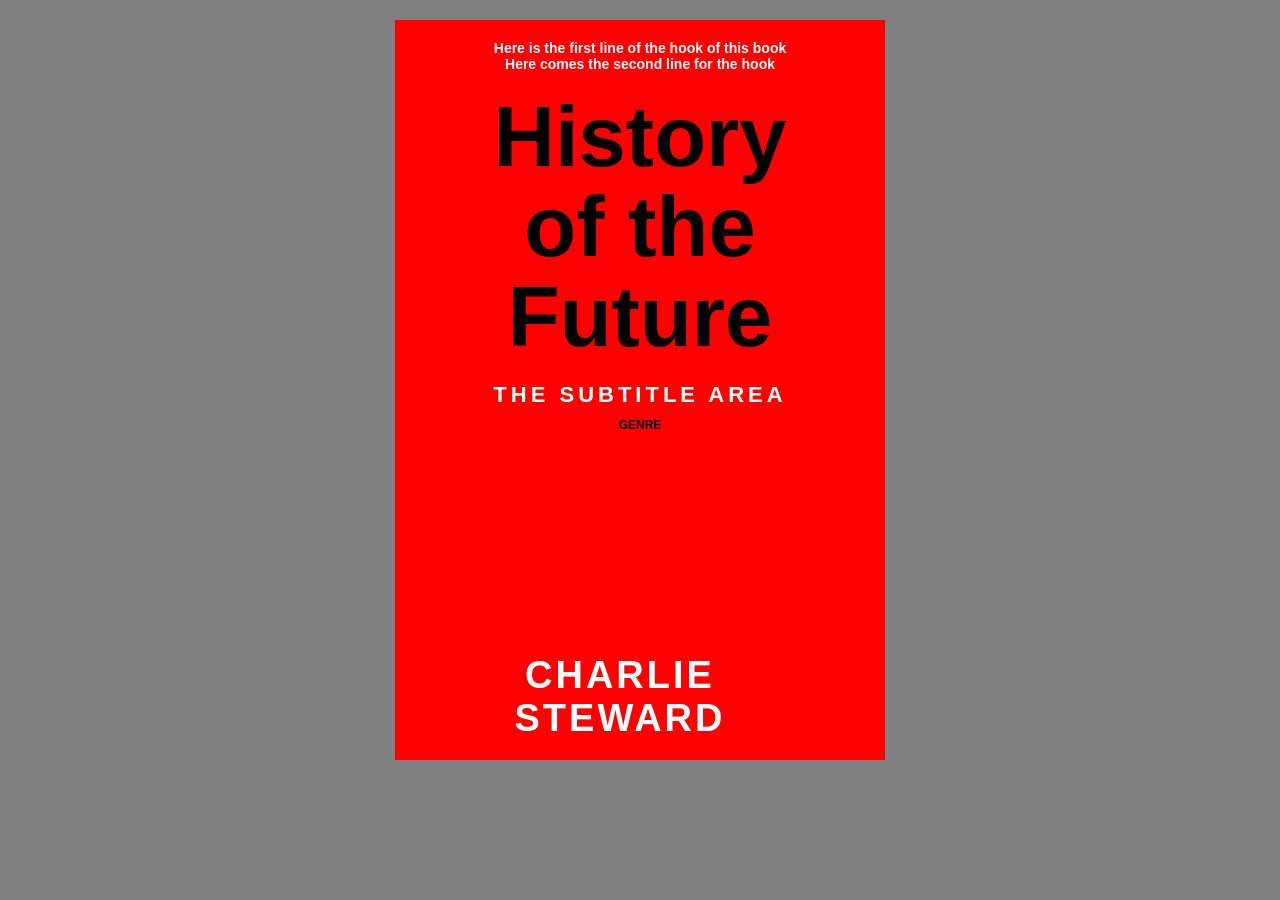
<file: src/main/resources/1/index.html>
<!DOCTYPE html>
<html lang="en">
<head>
    <meta charset="UTF-8">
    <title>Book Cover</title>
    <link rel="stylesheet" href="style.css">
</head>
<body>

<div class="book">
    <div class="small-text">
        Here is the first line of the hook of this book <br>
        Here comes the second line for the hook
    </div>

    <div class="title">
        History <br>
        of the <br>
        Future
    </div>

    <div class="subtitle">THE SUBTITLE AREA</div>
    <div class="genre">GENRE</div>
    <div class="author">CHARLIE STEWARD</div>
</div>

</body>
</html>
</file>
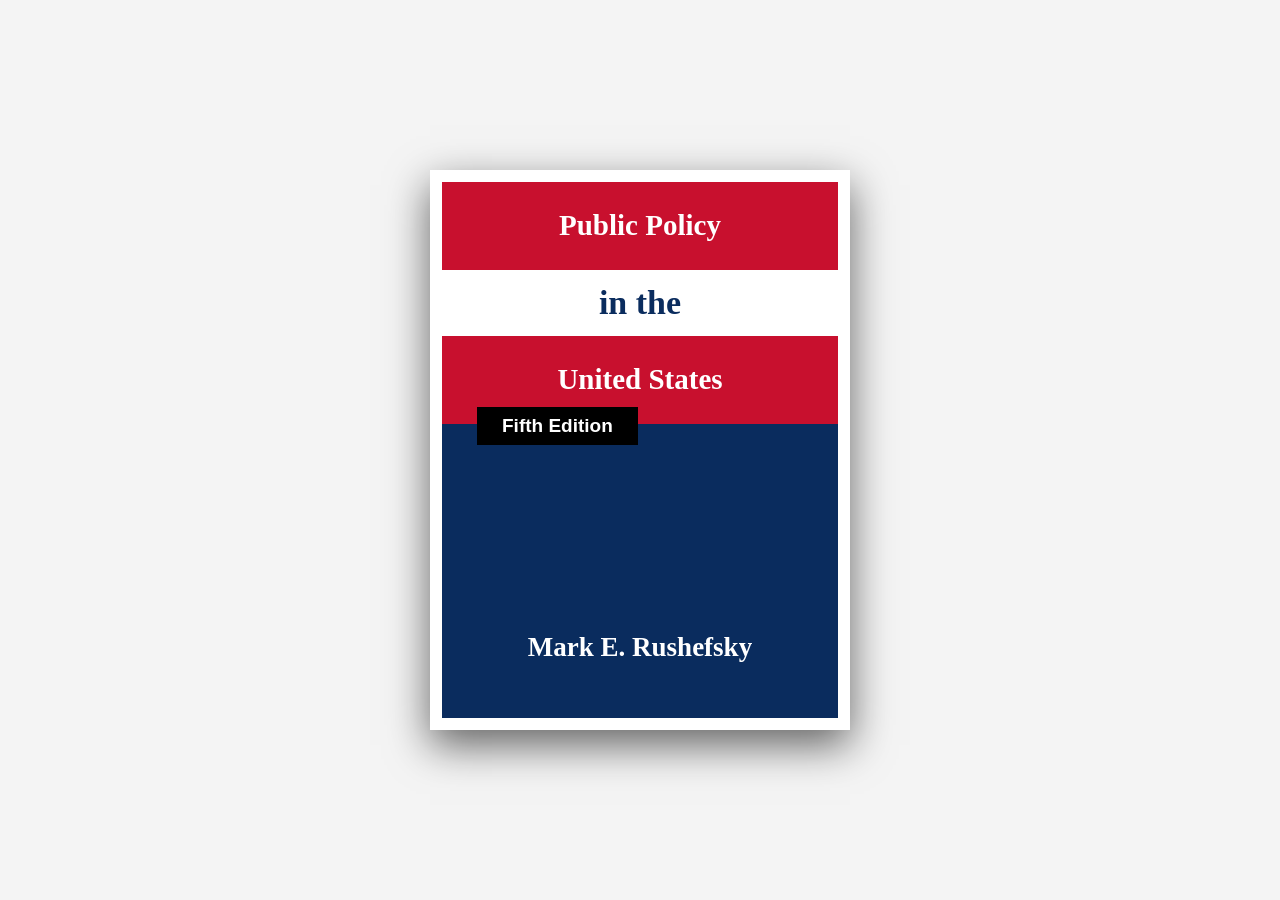
<file: src/main/resources/2/index2.html>
<!DOCTYPE html>
<html lang="ru">
<head>
    <meta charset="UTF-8">
    <meta name="viewport" content="width=device-width, initial-scale=1.0">
    <title>Public Policy in the United States</title>
    <link rel="stylesheet" href="style2.css">
</head>
<body>

<div class="book-cover">
    <div class="red-banner">
        Public Policy
    </div>

    <div class="white-strip">
        in the
    </div>

    <div class="red-banner">
        United States
    </div>

    <div class="edition">
        Fifth Edition
    </div>

    <div class="author">
        Mark E. Rushefsky
    </div>
</div>

</body>
</html>
</file>
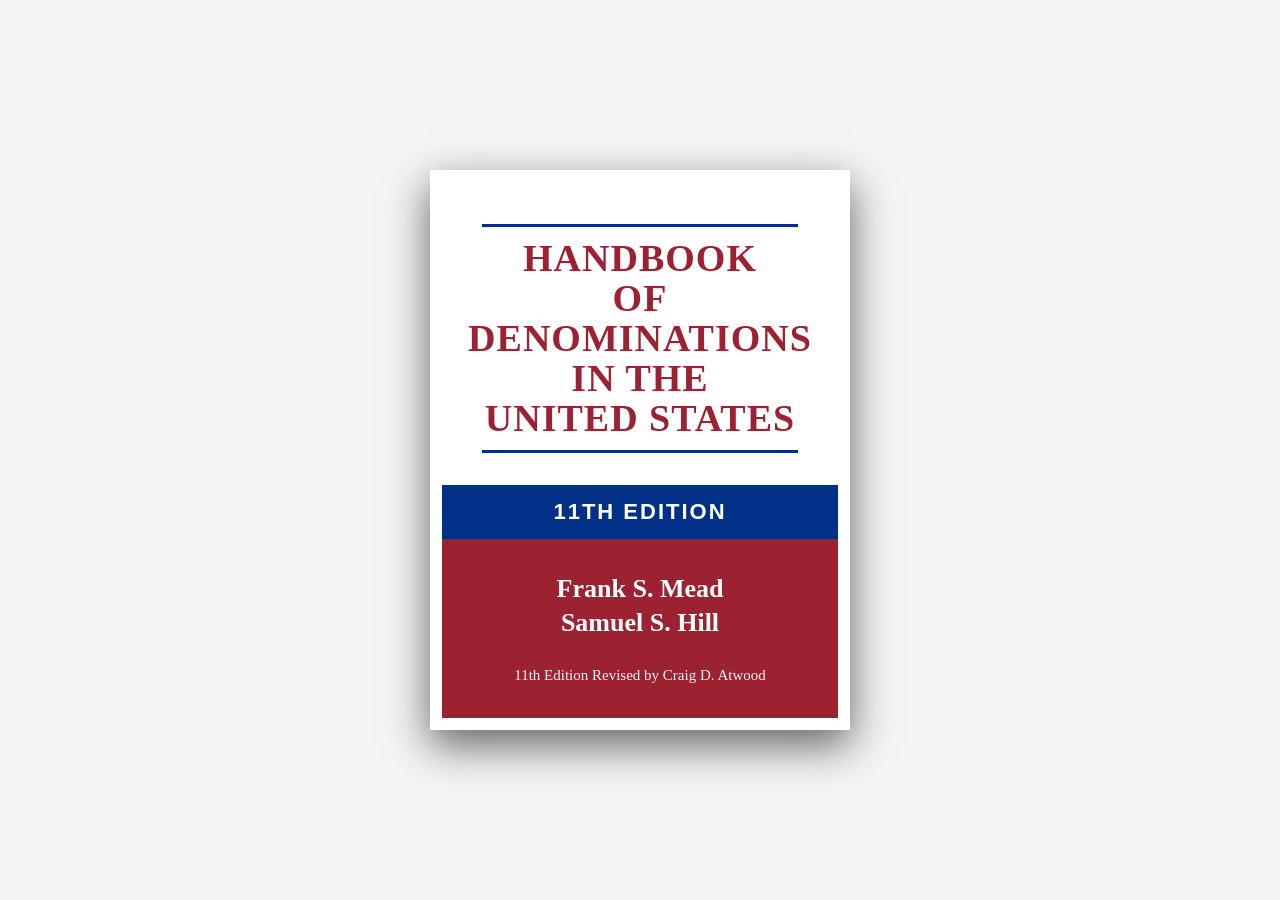
<file: src/main/resources/3/index3.html>
<!DOCTYPE html>
<html lang="ru">
<head>
    <meta charset="UTF-8">
    <meta name="viewport" content="width=device-width, initial-scale=1.0">
    <title>Handbook of Denominations</title>
    <link rel="stylesheet" href="style3.css">
</head>
<body>

<div class="book-cover">
    <div class="top-section">
        <div class="blue-line"></div>

        <div class="title">
            HANDBOOK<br>
            OF<br>
            DENOMINATIONS<br>
            IN THE<br>
            UNITED STATES
        </div>

        <div class="blue-line"></div>
    </div>

    <div class="blue-banner">
        11TH EDITION
    </div>

    <div class="red-section">
        <div class="authors">
            Frank S. Mead<br>
            Samuel S. Hill
        </div>
        <div class="revised">
            11th Edition Revised by Craig D. Atwood
        </div>
    </div>
</div>

</body>
</html>
</file>
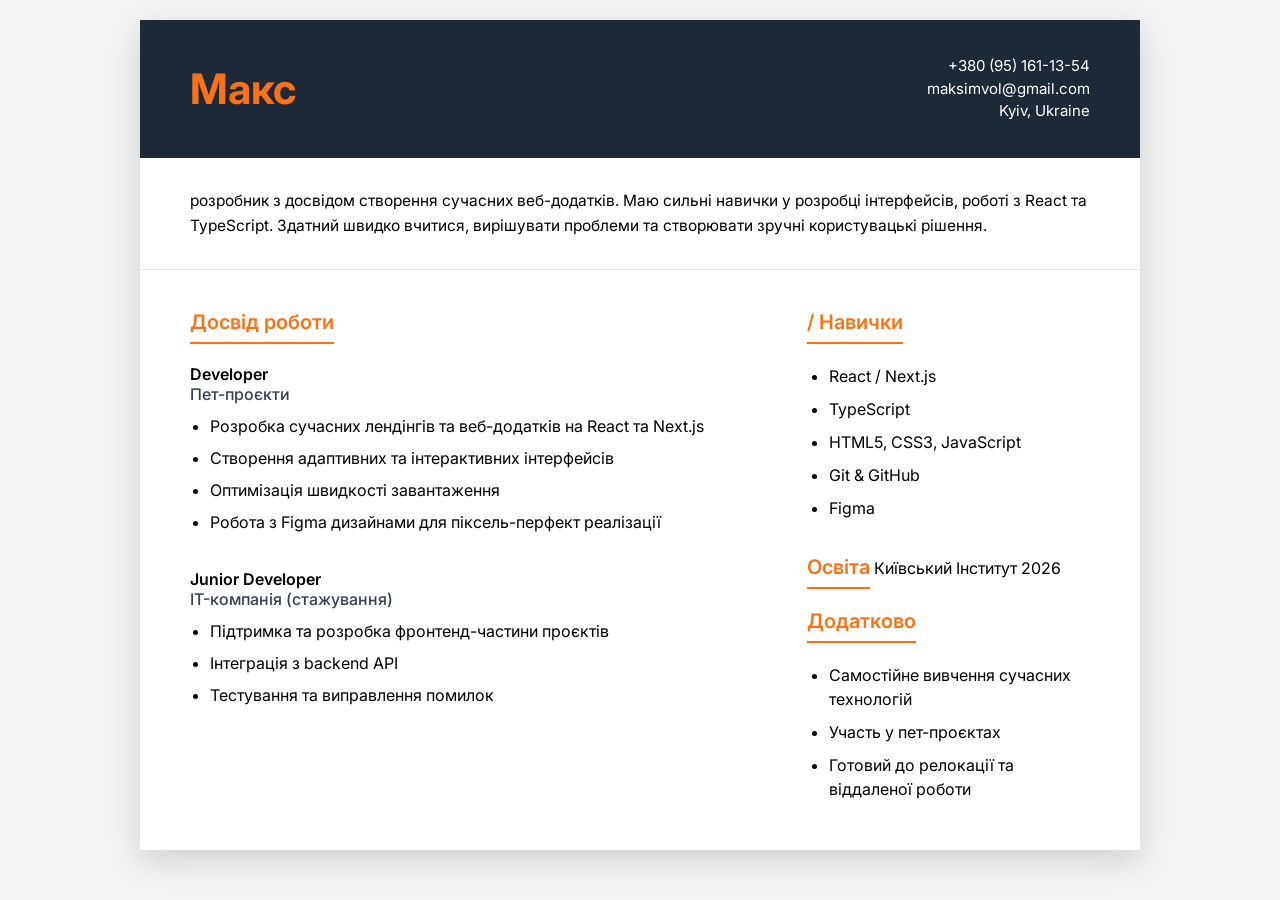
<file: src/main/resources/4/index4.html>
<!DOCTYPE html>
<html lang="uk">
<head>
    <meta charset="UTF-8">
    <meta name="viewport" content="width=device-width, initial-scale=1.0">
    <title>Макс — Резюме</title>
    <style>
        @import url('https://fonts.googleapis.com/css2?family=Inter:wght@400;500;600;700&display=swap');

        * { margin: 0; padding: 0; box-sizing: border-box; }

        body {
            font-family: 'Inter', sans-serif;
            background: #f4f4f4;
            padding: 20px;
            display: flex;
            justify-content: center;
        }

        .resume {
            width: 100%;
            max-width: 1000px;
            background: white;
            box-shadow: 0 10px 30px rgba(0,0,0,0.15);
            overflow: hidden;
        }

        .header {
            background: #1e2937;
            color: white;
            padding: 35px 50px;
            display: flex;
            justify-content: space-between;
            align-items: center;
        }

        .name {
            font-size: 42px;
            font-weight: 700;
            color: #f97316;
        }

        .contact {
            text-align: right;
            font-size: 15px;
            line-height: 1.5;
        }

        .summary {
            padding: 30px 50px;
            font-size: 15.5px;
            line-height: 1.65;
            border-bottom: 1px solid #e5e7eb;
        }

        .main {
            display: grid;
            grid-template-columns: 2fr 1fr;
            padding: 40px 50px;
            gap: 50px;
        }

        h2 {
            color: #f97316;
            font-size: 20px;
            font-weight: 600;
            margin-bottom: 20px;
            border-bottom: 2px solid #f97316;
            padding-bottom: 8px;
            display: inline-block;
        }

        .job {
            margin-bottom: 35px;
        }

        .job-header {
            display: flex;
            justify-content: space-between;
            margin-bottom: 10px;
        }

        .job-title {
            font-weight: 600;
            font-size: 16px;
        }

        .company {
            color: #334155;
            font-weight: 500;
        }

        .job ul {
            padding-left: 20px;
            margin-top: 10px;
        }

        .job li {
            margin-bottom: 8px;
            line-height: 1.5;
        }

        .highlights ul,
        .hobbies ul {
            list-style: disc;
            padding-left: 22px;
        }

        .highlights li,
        .hobbies li {
            margin-bottom: 9px;
            line-height: 1.5;
        }

        .education {
            margin-top: 35px;
        }

        @media (max-width: 900px) {
            .main { grid-template-columns: 1fr; }
            .header { flex-direction: column; text-align: center; gap: 15px; }
            .contact { text-align: center; }
        }
    </style>
</head>
<body>
<div class="resume">
    <div class="header">
        <div>
            <div class="name">Макс</div>
        </div>
        <div class="contact">
            +380 (95) 161-13-54<br>
            maksimvol@gmail.com<br>
            Kyiv, Ukraine
        </div>
    </div>

    <div class="summary">
        розробник з досвідом створення сучасних веб-додатків.
        Маю сильні навички у розробці інтерфейсів, роботі з React та TypeScript.
        Здатний швидко вчитися, вирішувати проблеми та створювати зручні користувацькі рішення.
    </div>

    <div class="main">
        <div class="left">
            <h2>Досвід роботи</h2>

            <div class="job">
                <div class="job-header">
                    <div>
                        <div class="job-title"> Developer</div>
                        <div class="company">Пет-проєкти</div>
                    </div>
                </div>
                <ul>
                    <li>Розробка сучасних лендінгів та веб-додатків на React та Next.js</li>
                    <li>Створення адаптивних та інтерактивних інтерфейсів</li>
                    <li>Оптимізація швидкості завантаження</li>
                    <li>Робота з Figma дизайнами для піксель-перфект реалізації</li>
                </ul>
            </div>

            <div class="job">
                <div class="job-header">
                    <div>
                        <div class="job-title">Junior Developer</div>
                        <div class="company">IT-компанія (стажування)</div>
                    </div>
                </div>
                <ul>
                    <li>Підтримка та розробка фронтенд-частини проєктів</li>
                    <li>Інтеграція з backend API</li>
                    <li>Тестування та виправлення помилок</li>
                </ul>
            </div>
        </div>

        <div class="right">
            <h2> / Навички</h2>
            <div class="highlights">
                <ul>
                    <li>React / Next.js</li>
                    <li>TypeScript</li>
                    <li>HTML5, CSS3, JavaScript</li>
                    <li>Git & GitHub</li>
                    <li>Figma</li>
                </ul>
            </div>

            <div class="education">
                <h2>Освіта</h2>
                Київський Інститут 2026
            </div>

            <div class="hobbies">
                <h2>Додатково</h2>
                <ul>
                    <li>Самостійне вивчення сучасних технологій</li>
                    <li>Участь у пет-проєктах</li>
                    <li>Готовий до релокації та віддаленої роботи</li>
                </ul>
            </div>
        </div>
    </div>
</div>
</body>
</html>
</file>
<file: src/main/resources/1/style.css>
body {
    background-color: gray;
    display: flex;
    justify-content: center;
    margin-top: 20px;
    font-family: Arial, sans-serif;
}

.book {
    width: 450px;
    height: 700px;
    background-color: red;
    padding: 20px;
    position: relative;
}

.small-text {
    color: white;
    text-align: center;
    font-size: 14px;
    font-weight: bold;
}

.title {
    color: black;
    font-size: 85px;
    font-weight: bold;
    text-align: center;
    line-height: 90px;
    margin-top: 20px;
}

.subtitle {
    color: white;
    text-align: center;
    font-size: 22px;
    font-weight: bold;
    letter-spacing: 4px;
    margin-top: 20px;
}

.genre {
    text-align: center;
    font-size: 12px;
    font-weight: bold;
    margin-top: 10px;
}

.author {
    color: white;
    font-size: 38px;
    font-weight: bold;
    text-align: center;
    position: absolute;
    bottom: 20px;
    width: 410px;
    letter-spacing: 3px;
}
</file>
<file: src/main/resources/2/style2.css>
* {
    margin: 0;
    padding: 0;
    box-sizing: border-box;
}

body {
    background: #f4f4f4;
    display: flex;
    justify-content: center;
    align-items: center;
    min-height: 100vh;
    padding: 20px;
}

.book-cover {
    width: 420px;
    height: 560px;
    background: #0a2c5e;
    position: relative;
    font-family: 'Georgia', 'Times New Roman', serif;
    box-shadow: 0 15px 40px rgba(0,0,0,0.6);
    overflow: hidden;
    border: 12px solid #fff;
}

.red-banner {
    background: #c8102e;
    color: white;
    text-align: center;
    padding: 28px 20px;
    font-size: 29px;
    font-weight: bold;
    line-height: 1.1;
}

.white-strip {
    background: white;
    color: #0a2c5e;
    text-align: center;
    padding: 14px 20px;
    font-size: 34px;
    font-weight: bold;
}

.edition {
    position: absolute;
    left: 35px;
    top: 225px;
    background: #000;
    color: white;
    padding: 8px 25px;
    font-size: 19px;
    font-weight: bold;
    font-family: Arial, sans-serif;
}

.author {
    position: absolute;
    bottom: 55px;
    left: 0;
    right: 0;
    text-align: center;
    color: white;
    font-size: 27px;
    font-weight: bold;
}
</file>
<file: src/main/resources/3/style3.css>
* {
    margin: 0;
    padding: 0;
    box-sizing: border-box;
}

body {
    background: #f4f4f4;
    display: flex;
    justify-content: center;
    align-items: center;
    min-height: 100vh;
    padding: 20px;
}

.book-cover {
    width: 420px;
    height: 560px;
    background: white;
    position: relative;
    font-family: 'Georgia', 'Times New Roman', serif;
    box-shadow: 0 15px 40px rgba(0,0,0,0.6);
    overflow: hidden;
    border: 12px solid #fff;
    display: flex;
    flex-direction: column;
}

.top-section {
    flex: 1;
    display: flex;
    flex-direction: column;
    justify-content: center;
    align-items: center;
    text-align: center;
    padding: 30px 40px 20px;
}

.blue-line {
    width: 100%;
    height: 3px;
    background: #003087;
    margin: 12px 0;
}

.title {
    color: #9c2232;
    font-size: 38px;
    font-weight: bold;
    line-height: 1.05;
    letter-spacing: 1px;
}

.blue-banner {
    background: #003087;
    color: white;
    text-align: center;
    padding: 14px 20px;
    font-size: 22px;
    font-weight: bold;
    font-family: Arial, sans-serif;
    letter-spacing: 2px;
}

.red-section {
    background: #9c2232;
    color: white;
    flex: 1;
    display: flex;
    flex-direction: column;
    justify-content: center;
    align-items: center;
    text-align: center;
    padding: 30px 40px;
}

.authors {
    font-size: 26px;
    font-weight: bold;
    line-height: 1.3;
    margin-bottom: 25px;
}

.revised {
    font-size: 15px;
    line-height: 1.4;
    opacity: 0.95;
}
</file>
